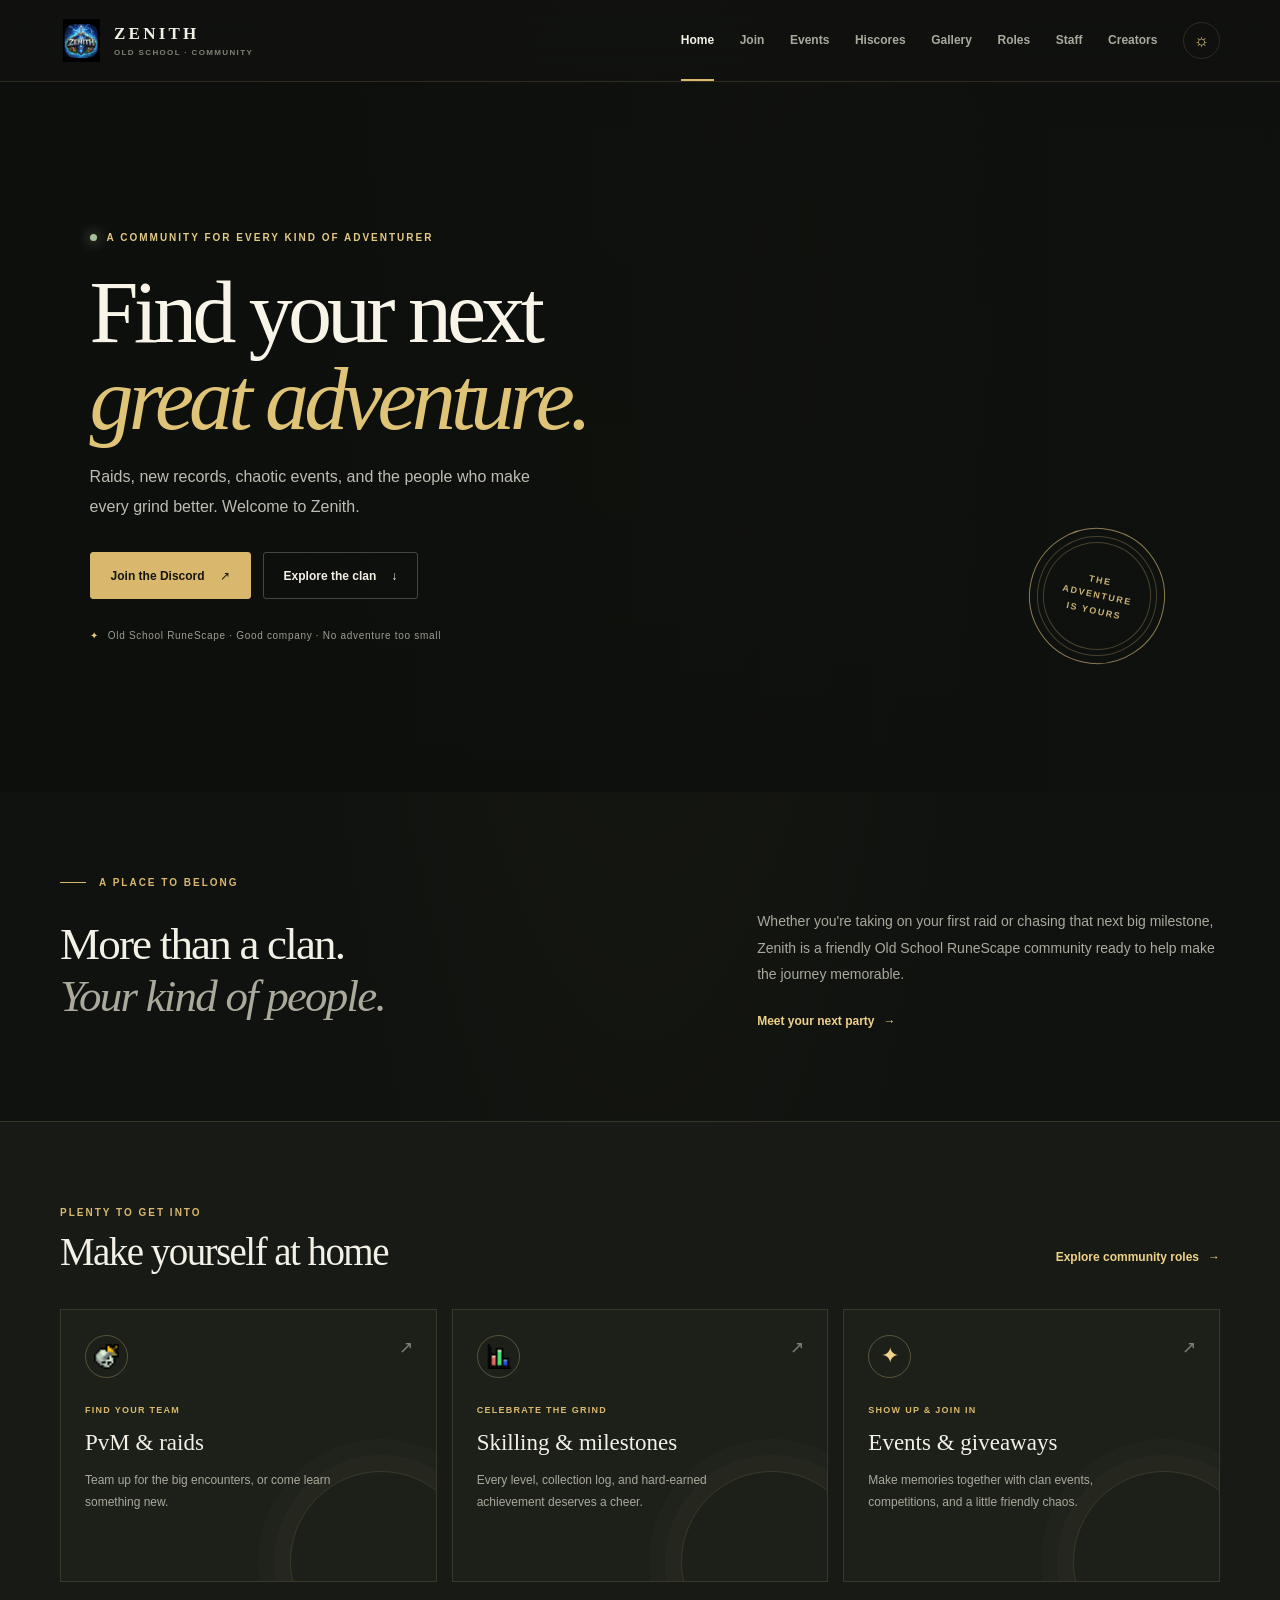
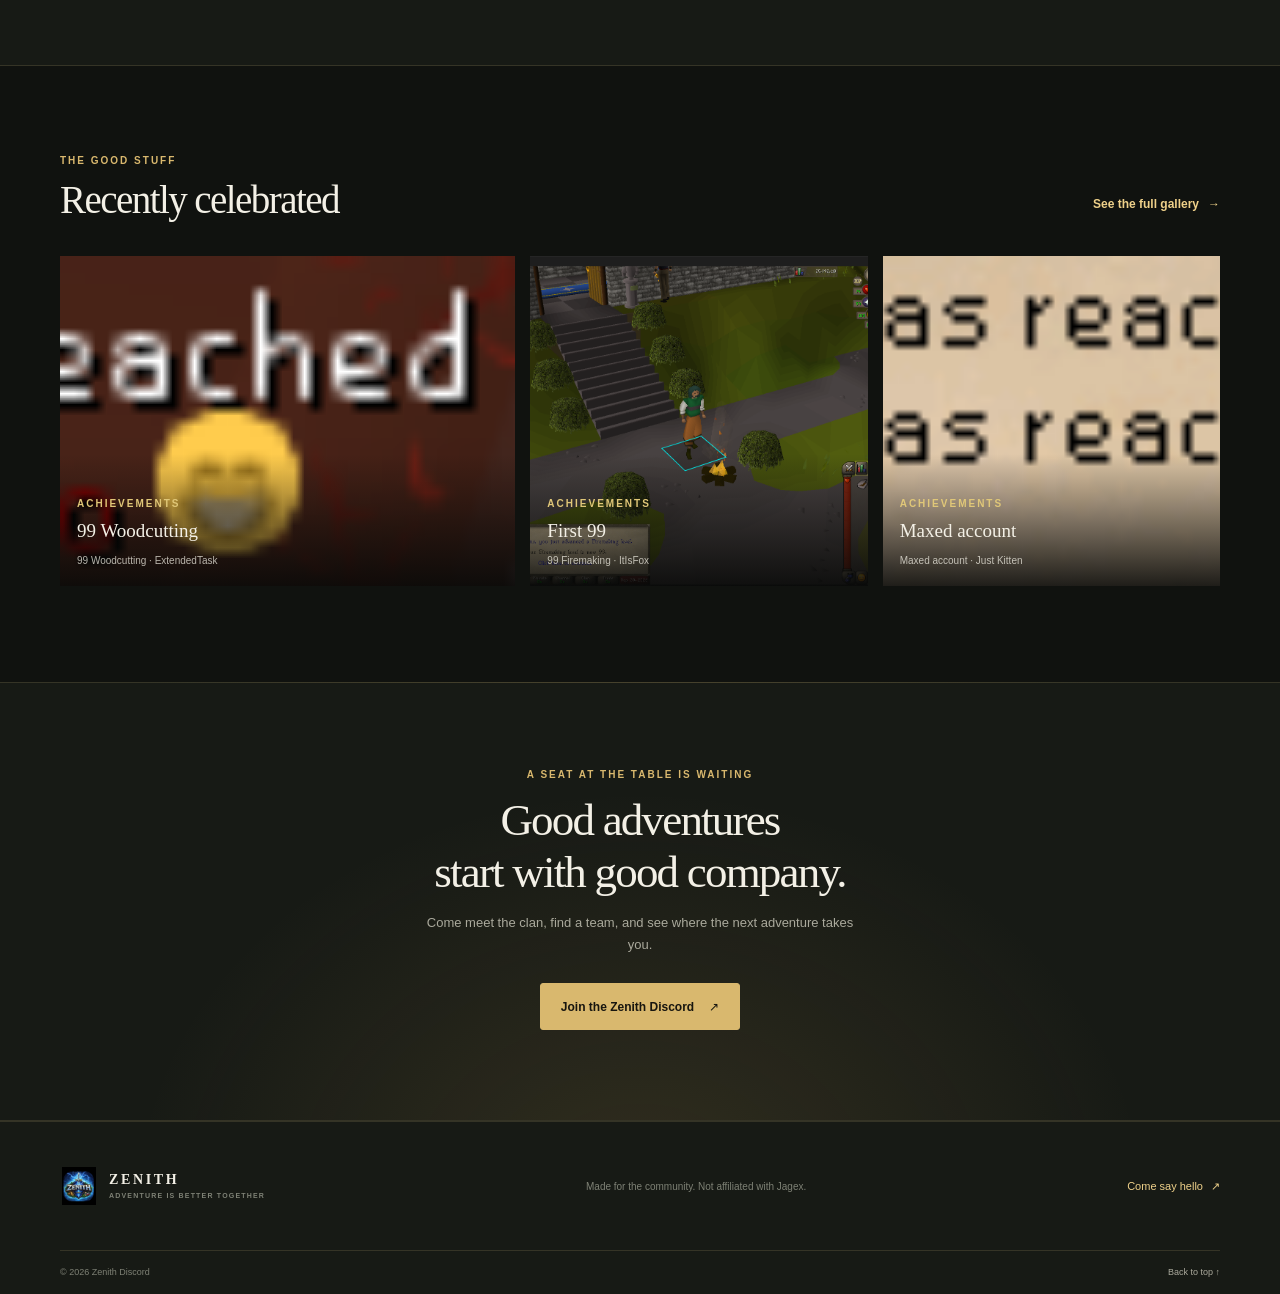
<file: index.html>
<!doctype html>
<html lang="en">
<head>
    <meta charset="utf-8">
    <meta name="viewport" content="width=device-width, initial-scale=1">
    <meta name="theme-color" content="#10120f">
    <meta name="description" content="Find your next adventure with Zenith, an Old School RuneScape clan built around raids, skilling, events, and good company.">
    <title>Zenith — Old School RuneScape Community</title>
    <link rel="icon" href="favicon/zenithlogo.png" type="image/png">
    <link rel="stylesheet" href="styles.css">
    <script src="content.js" defer></script>
    <script src="script.js" defer></script>
</head>
<body data-page="home">
    <div id="app"><p class="loading">Loading the world of Zenith…</p></div>
    <noscript>This community site needs JavaScript enabled to display its pages.</noscript>
</body>
</html>
</file>
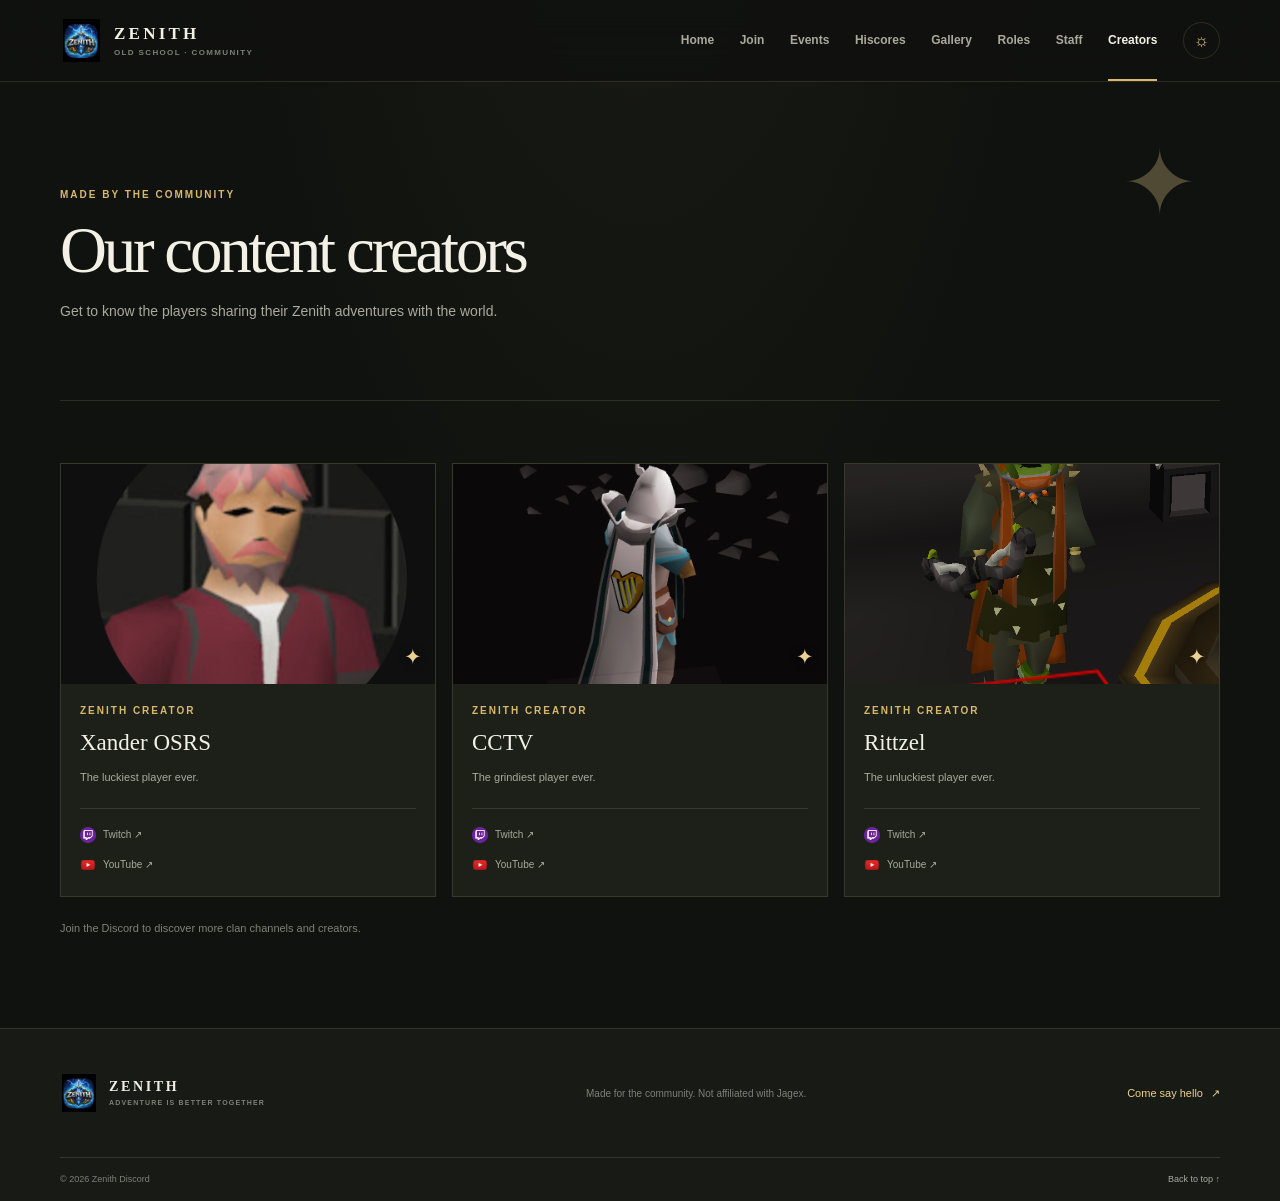
<file: creators.html>
<!doctype html>
<html lang="en">
<head>
    <meta charset="utf-8">
    <meta name="viewport" content="width=device-width, initial-scale=1">
    <meta name="theme-color" content="#10120f">
    <meta name="description" content="Meet the players sharing their Zenith adventures with the world.">
    <title>Creators — Zenith</title>
    <link rel="icon" href="favicon/zenithlogo.png" type="image/png">
    <link rel="stylesheet" href="styles.css">
    <script src="content.js" defer></script>
    <script src="script.js" defer></script>
</head>
<body data-page="creators">
    <!-- The app shell is populated by JS so this page can stay lightweight and shared across routes. -->
    <div id="app"><p class="loading">Loading the world of Zenith…</p></div>

    <!-- Fallback copy for browsers that do not execute JavaScript. -->
    <noscript>This community site needs JavaScript enabled to display its pages.</noscript>
</body>
</html>
</file>
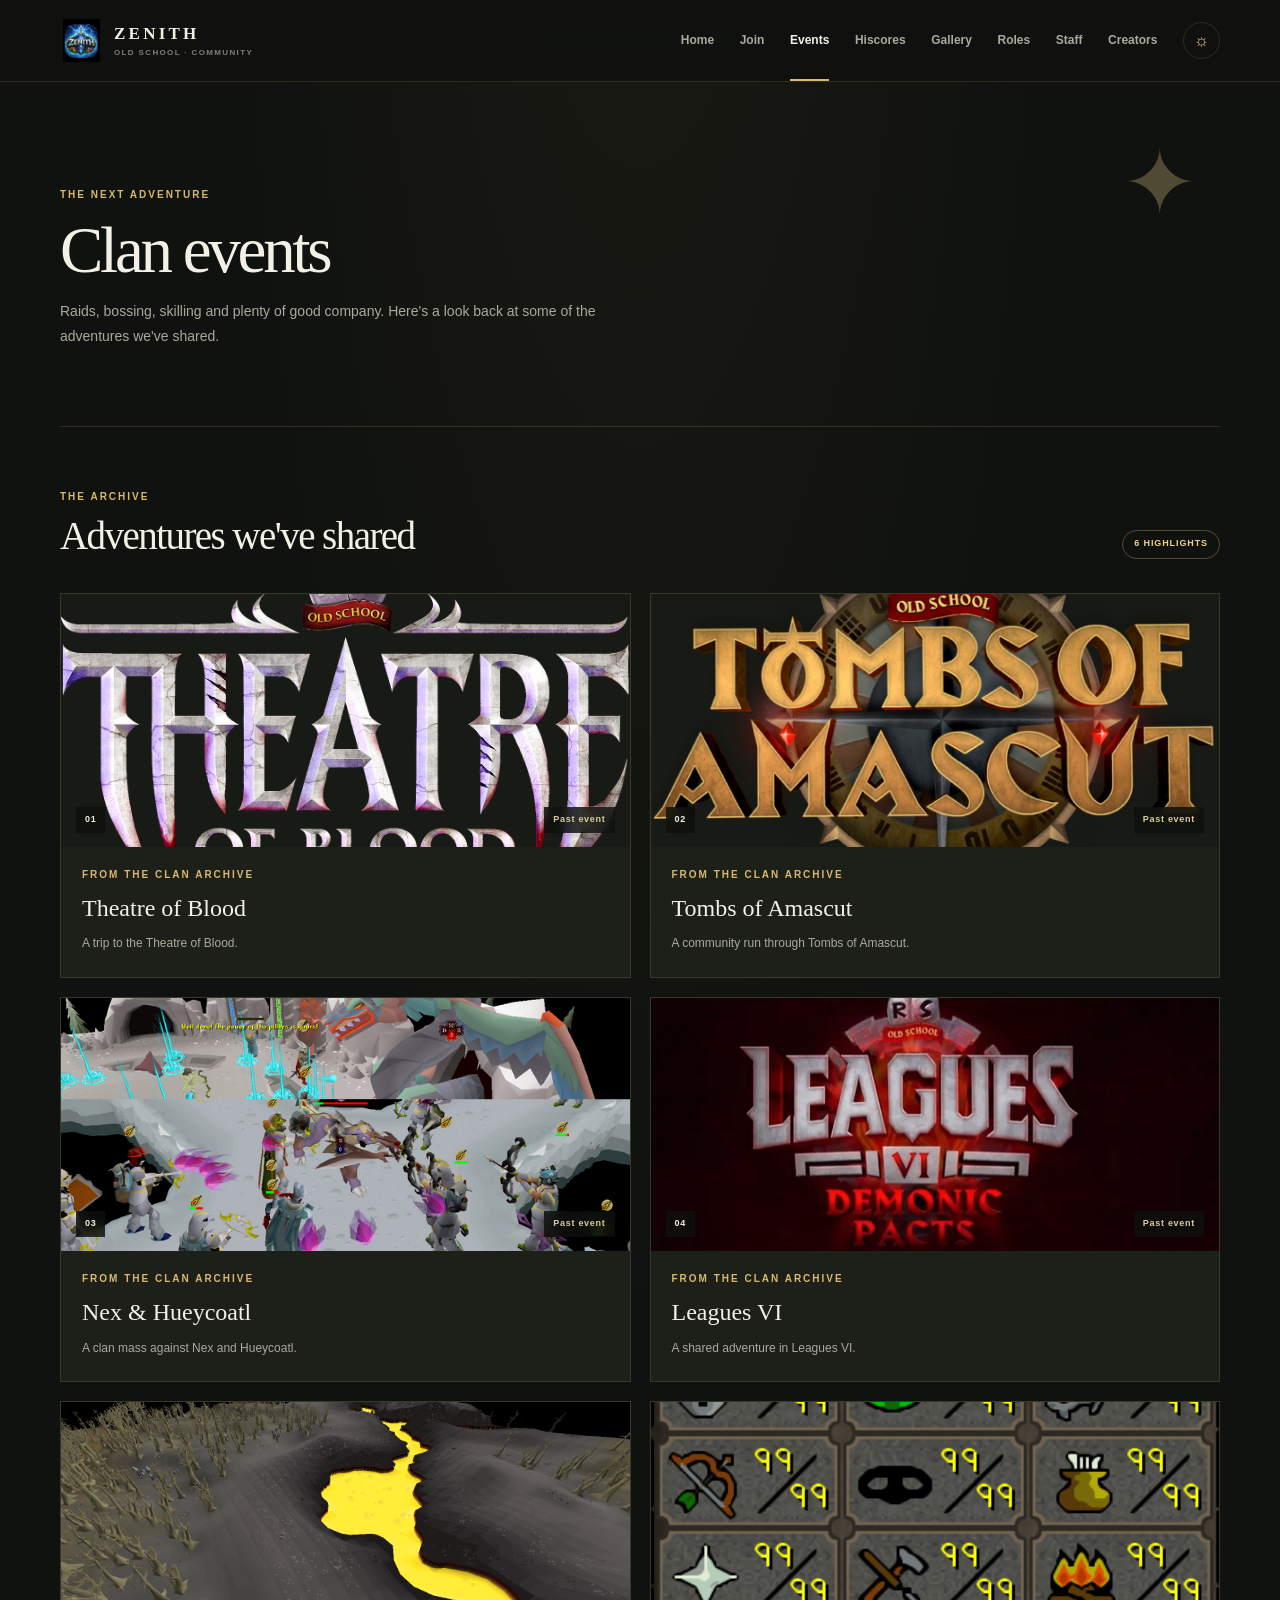
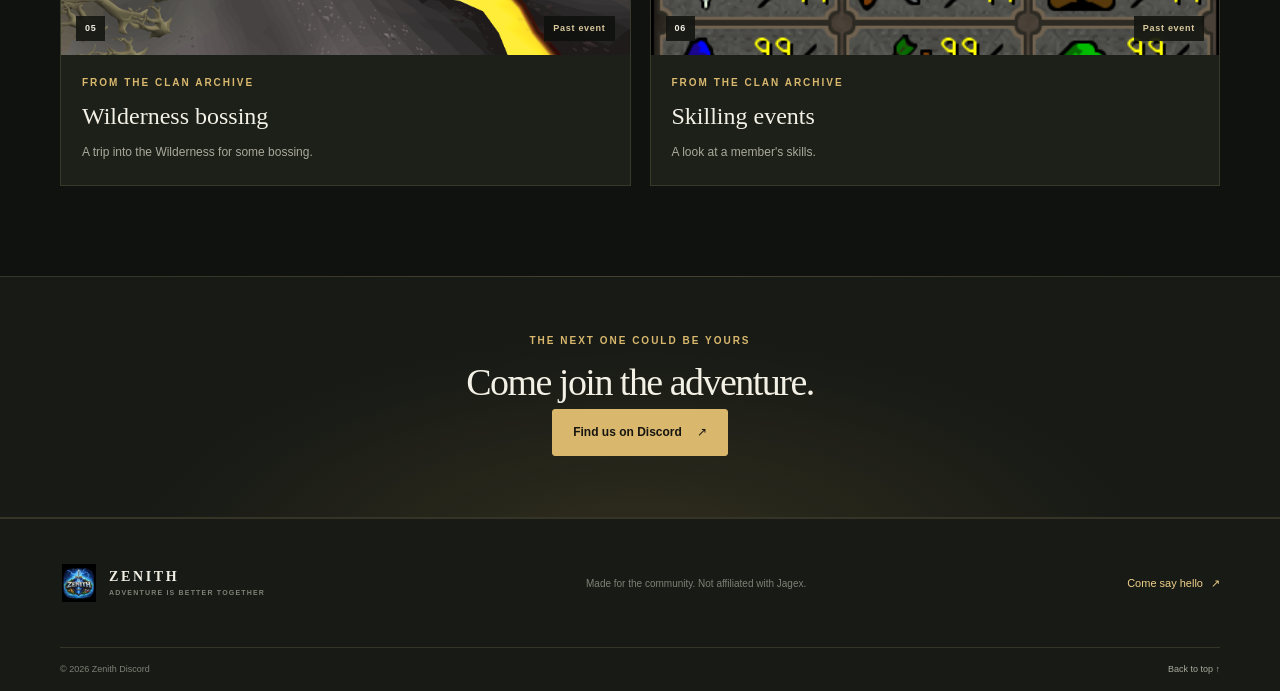
<file: events.html>
<!doctype html>
<html lang="en">
<head>
    <meta charset="utf-8">
    <meta name="viewport" content="width=device-width, initial-scale=1">
    <meta name="theme-color" content="#10120f">
    <meta name="description" content="Discover Zenith clan events, from raids and bossing to seasonal adventures.">
    <title>Events — Zenith</title>
    <link rel="icon" href="favicon/zenithlogo.png" type="image/png">
    <link rel="stylesheet" href="styles.css">
    <script src="content.js" defer></script>
    <script src="script.js" defer></script>
</head>
<body data-page="events">
    <div id="app"><p class="loading">Loading the world of Zenith…</p></div>
    <noscript>This community site needs JavaScript enabled to display its pages.</noscript>
</body>
</html>
</file>
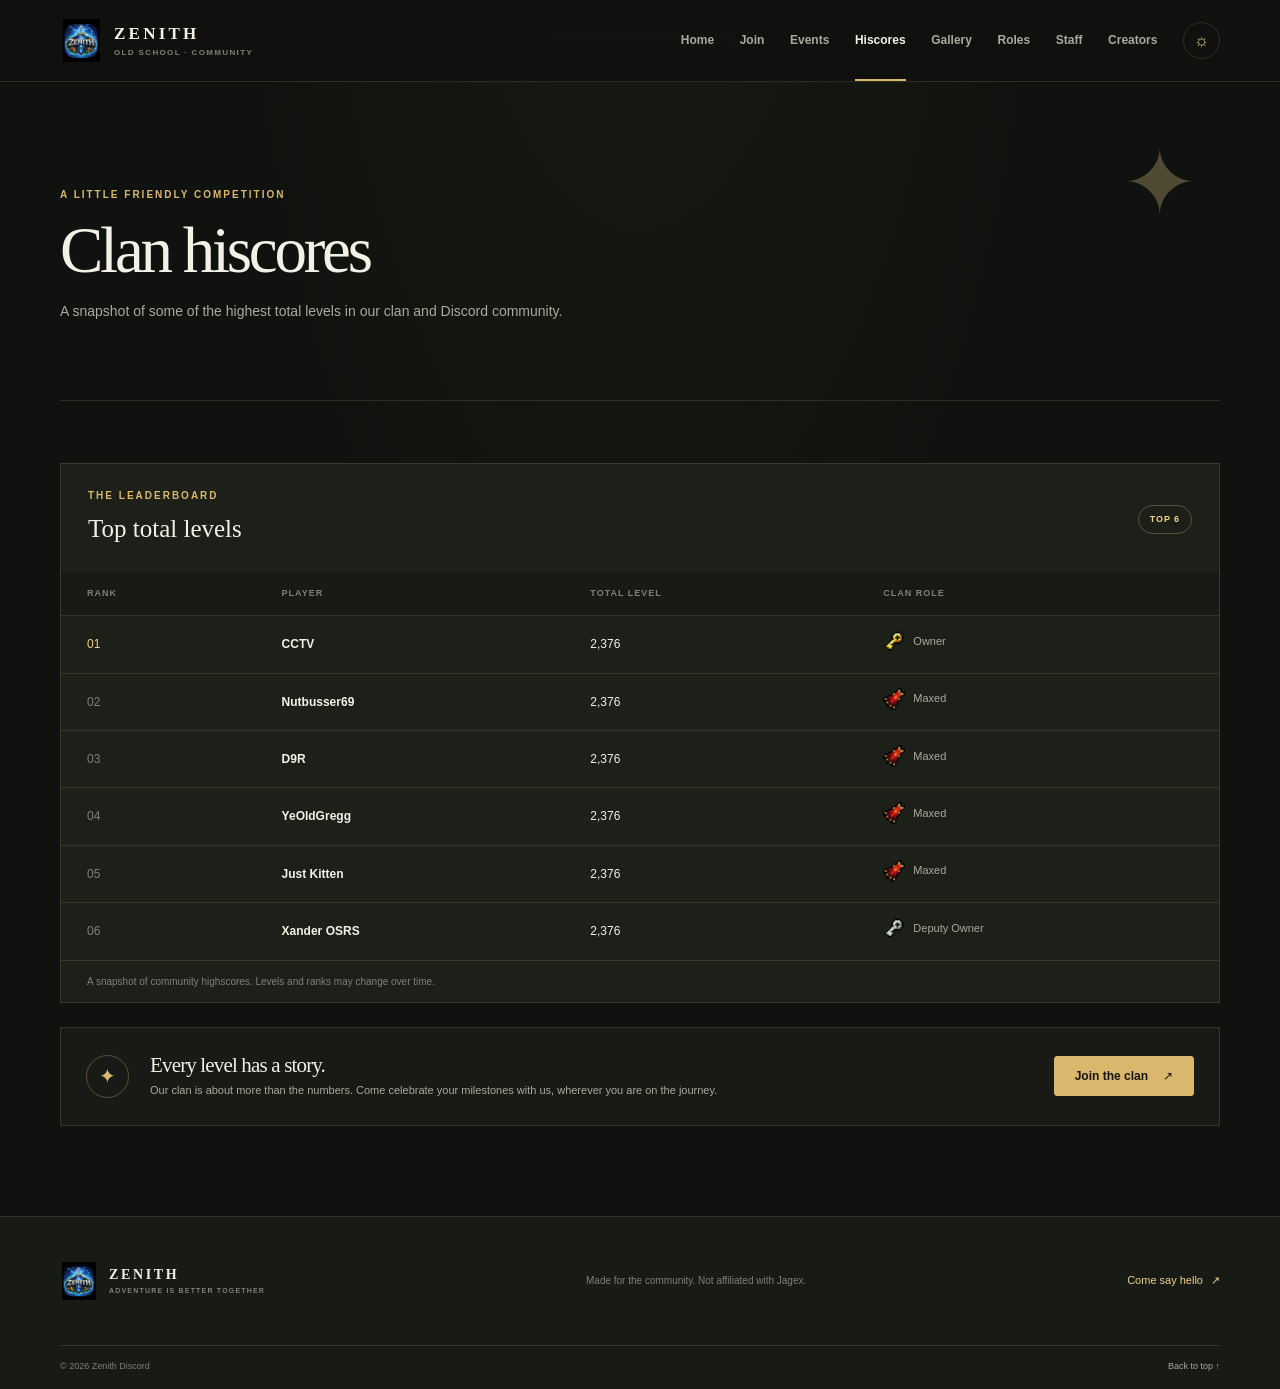
<file: hiscores.html>
<!doctype html>
<html lang="en">
<head>
    <meta charset="utf-8">
    <meta name="viewport" content="width=device-width, initial-scale=1">
    <meta name="theme-color" content="#10120f">
    <meta name="description" content="Meet some of the top-level players in the Zenith clan and Discord community.">
    <title>Clan hiscores — Zenith</title>
    <link rel="icon" href="favicon/zenithlogo.png" type="image/png">
    <link rel="stylesheet" href="styles.css">
    <script src="content.js" defer></script>
    <script src="script.js" defer></script>
</head>
<body data-page="hiscores">
    <div id="app"><p class="loading">Loading the world of Zenith…</p></div>
    <noscript>This community site needs JavaScript enabled to display its pages.</noscript>
</body>
</html>
</file>
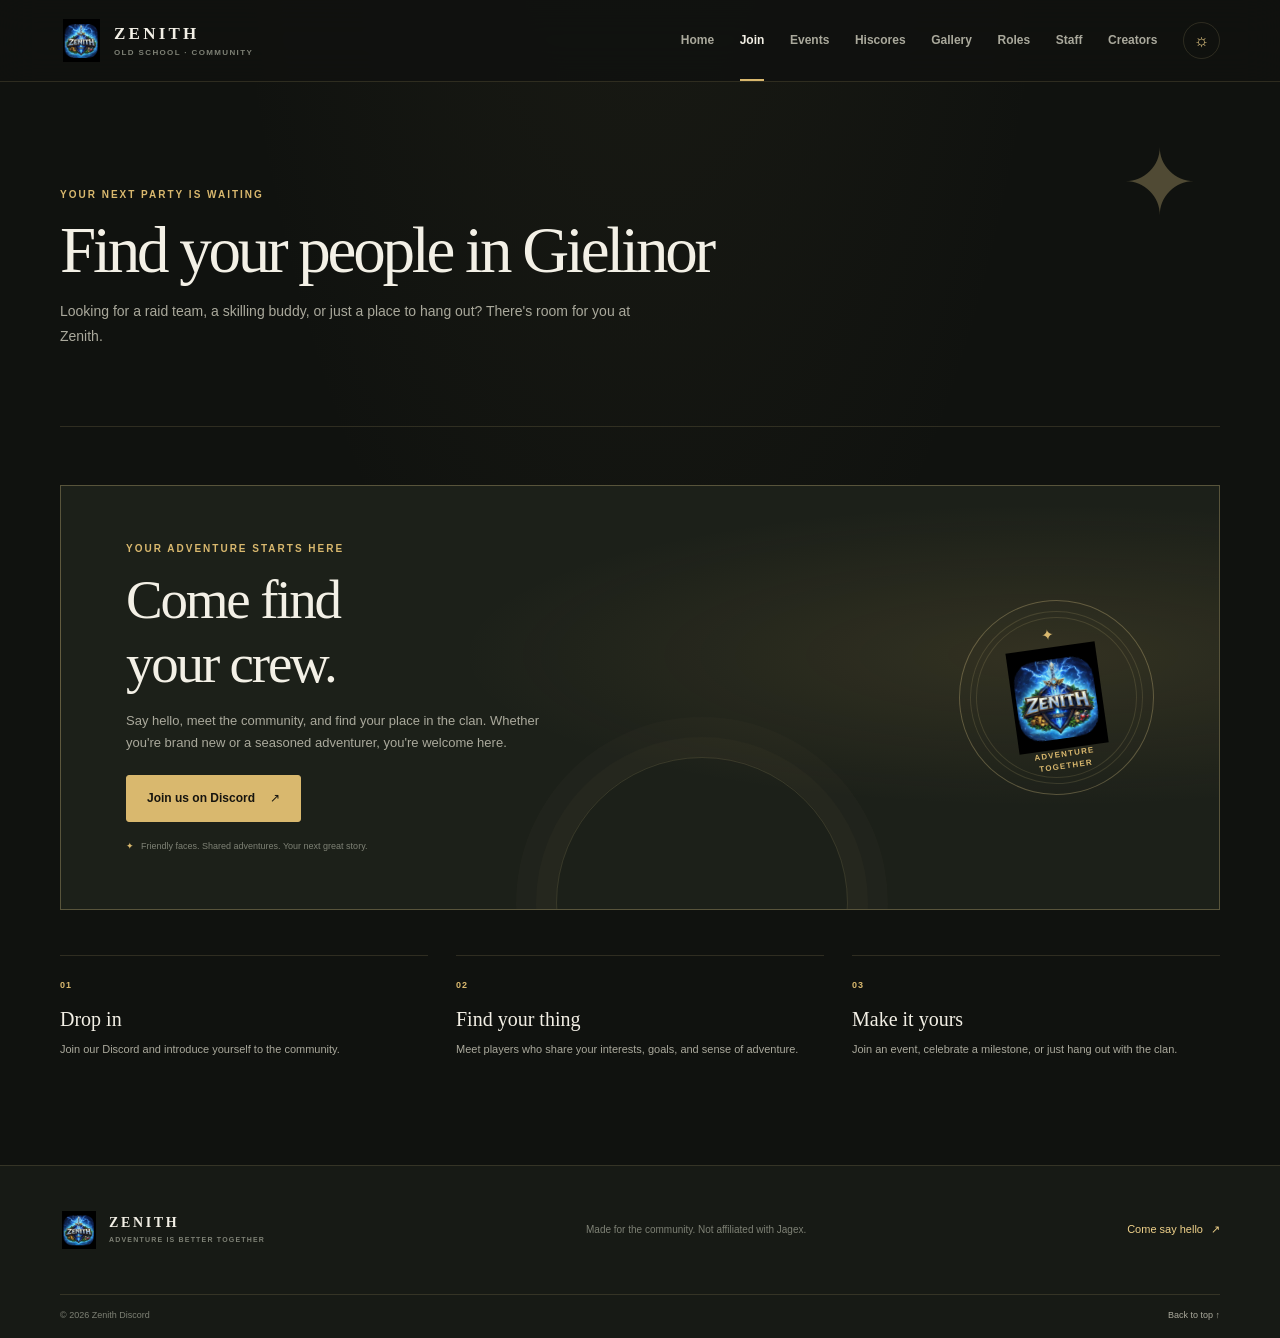
<file: join.html>
<!doctype html>
<html lang="en">
<head>
    <meta charset="utf-8">
    <meta name="viewport" content="width=device-width, initial-scale=1">
    <meta name="theme-color" content="#10120f">
    <meta name="description" content="Join Zenith on Discord to find teams, get advice, take part in events, and meet your next raid crew.">
    <title>Join the community — Zenith</title>
    <link rel="icon" href="favicon/zenithlogo.png" type="image/png">
    <link rel="stylesheet" href="styles.css">
    <script src="content.js" defer></script>
    <script src="script.js" defer></script>
</head>
<body data-page="join">
    <div id="app"><p class="loading">Loading the world of Zenith…</p></div>
    <noscript>This community site needs JavaScript enabled to display its pages.</noscript>
</body>
</html>
</file>
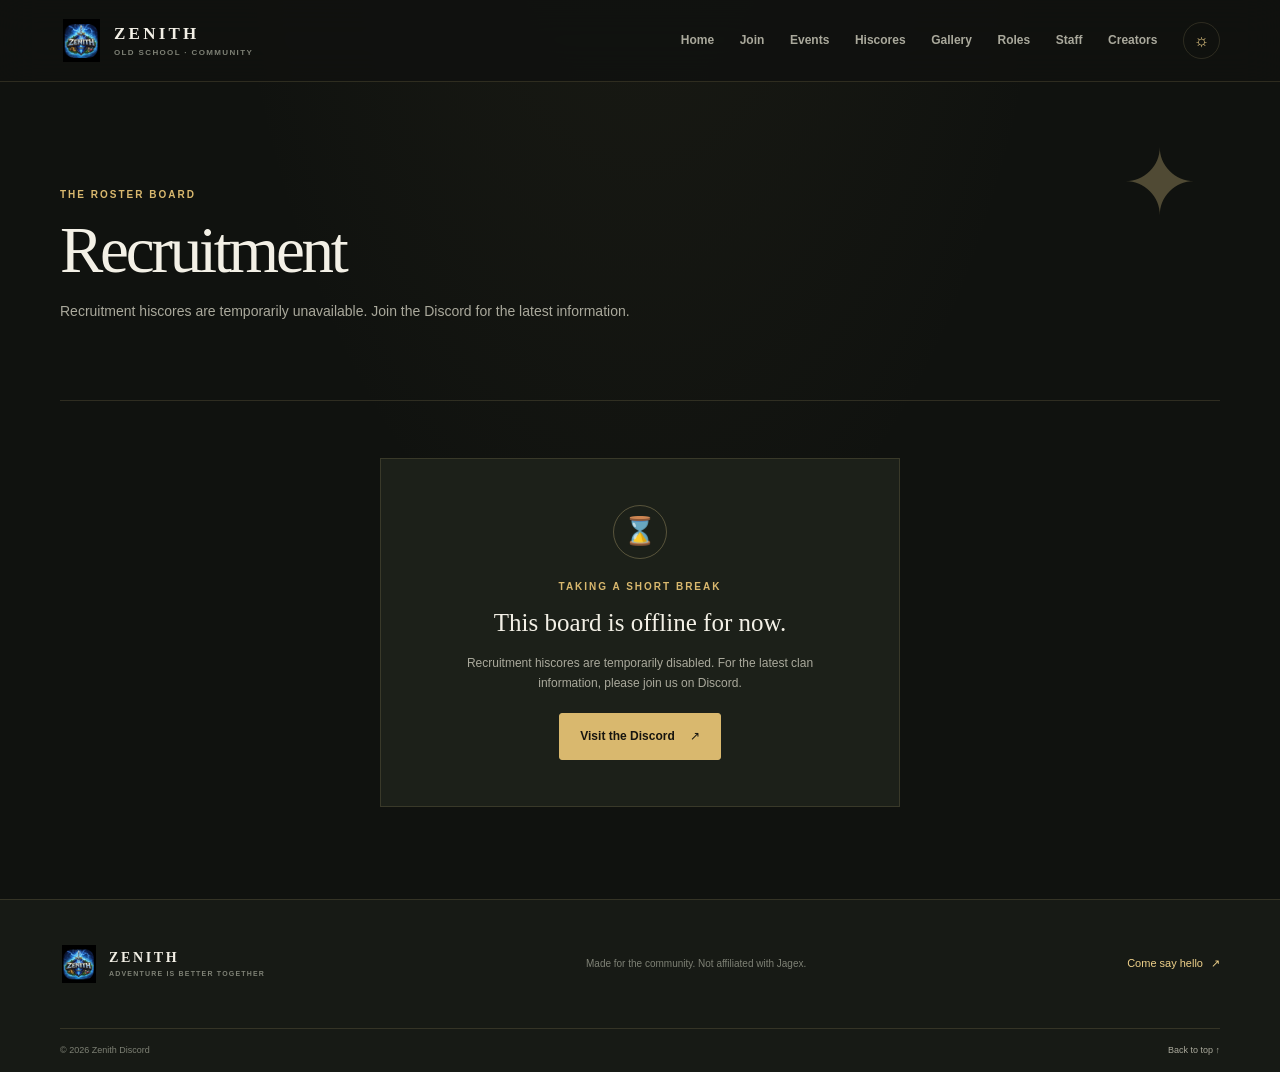
<file: recruitment.html>
<!doctype html>
<html lang="en">
<head>
    <meta charset="utf-8">
    <meta name="viewport" content="width=device-width, initial-scale=1">
    <meta name="theme-color" content="#10120f">
    <meta name="description" content="Zenith recruitment hiscores.">
    <title>Recruitment — Zenith</title>
    <link rel="icon" href="favicon/zenithlogo.png" type="image/png">
    <link rel="stylesheet" href="styles.css">
    <script src="content.js" defer></script>
    <script src="script.js" defer></script>
</head>
<body data-page="recruitment">
    <div id="app"><p class="loading">Loading the world of Zenith…</p></div>
    <noscript>This community site needs JavaScript enabled to display its pages.</noscript>
</body>
</html>
</file>
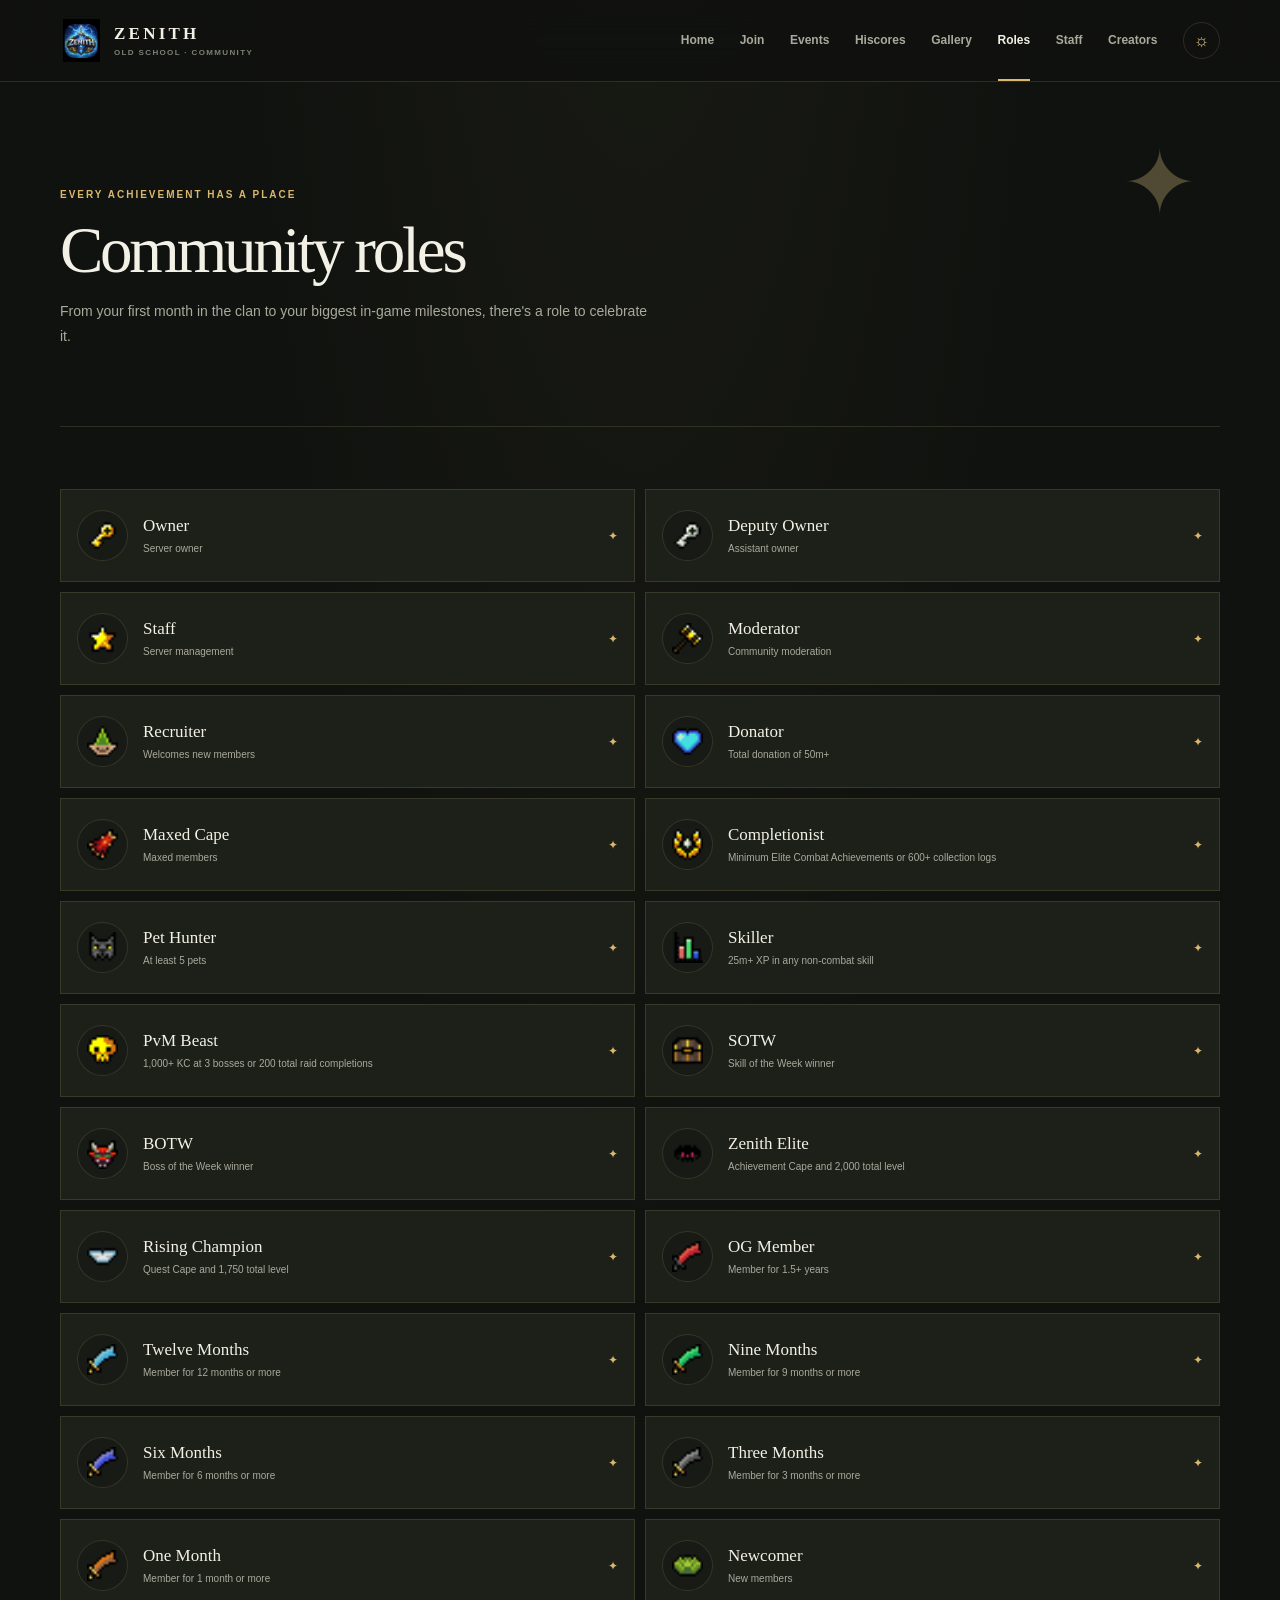
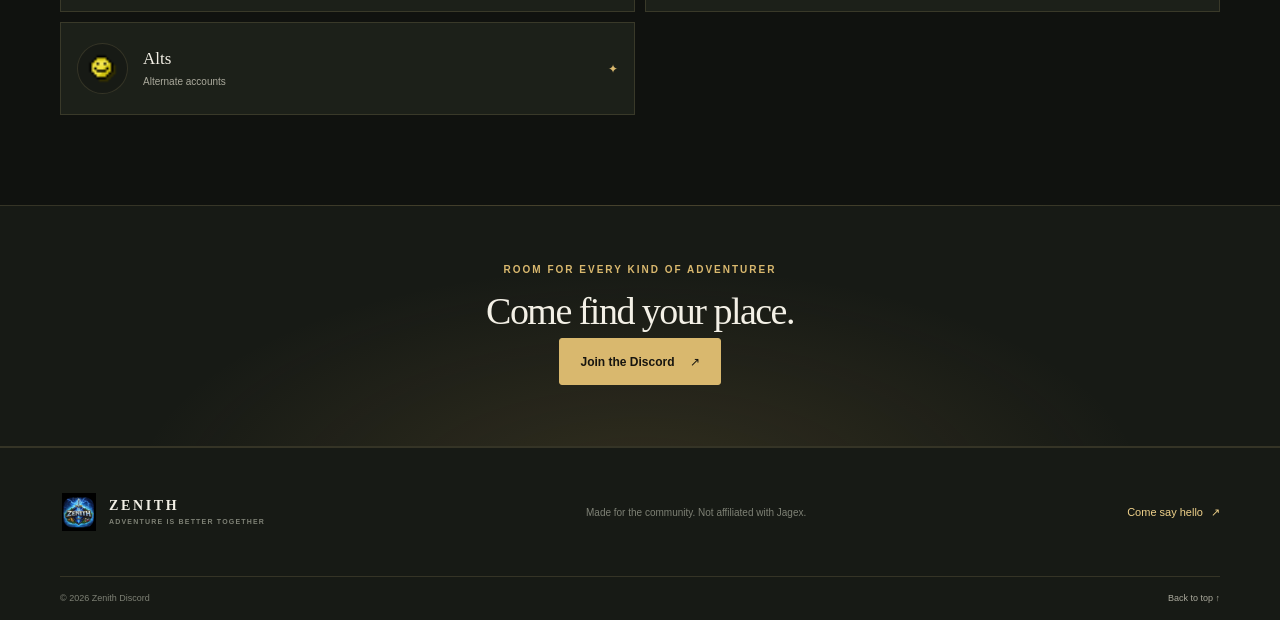
<file: roles.html>
<!doctype html>
<html lang="en">
<head>
    <meta charset="utf-8">
    <meta name="viewport" content="width=device-width, initial-scale=1">
    <meta name="theme-color" content="#10120f">
    <meta name="description" content="Explore the ranks, achievements, and community roles that make up Zenith.">
    <title>Community roles — Zenith</title>
    <link rel="icon" href="favicon/zenithlogo.png" type="image/png">
    <link rel="stylesheet" href="styles.css">
    <script src="content.js" defer></script>
    <script src="script.js" defer></script>
</head>
<body data-page="roles">
    <div id="app"><p class="loading">Loading the world of Zenith…</p></div>
    <noscript>This community site needs JavaScript enabled to display its pages.</noscript>
</body>
</html>
</file>
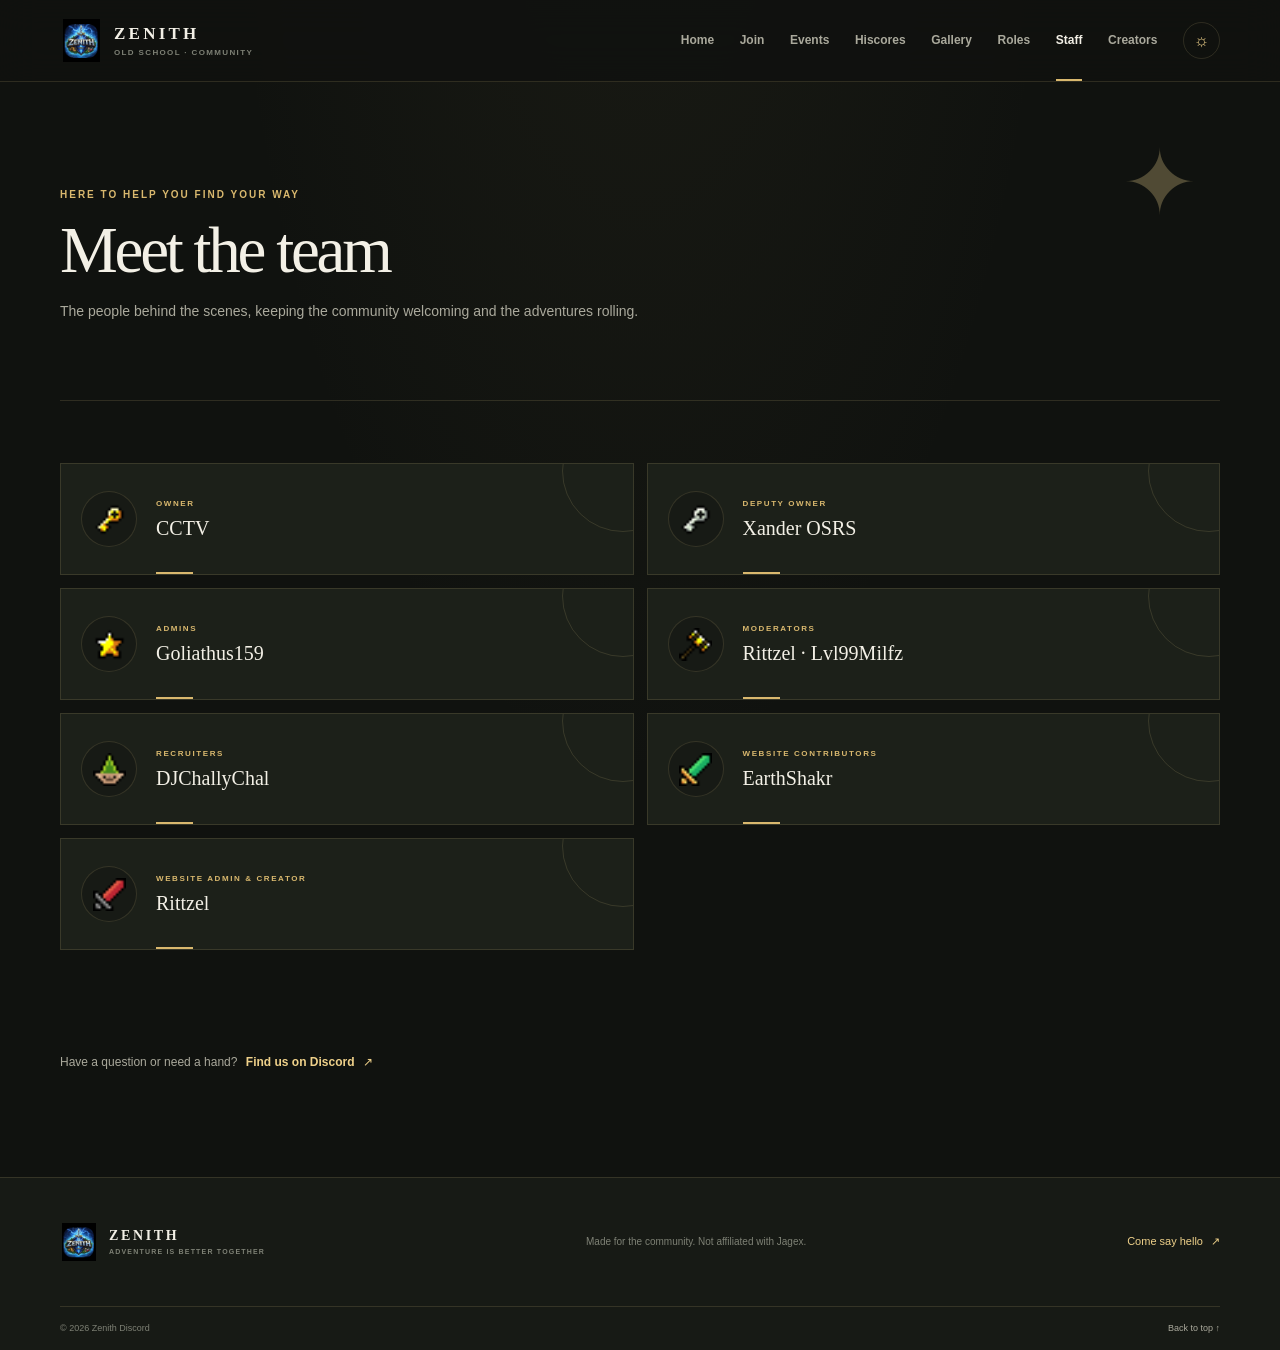
<file: staff.html>
<!doctype html>
<html lang="en">
<head>
    <meta charset="utf-8">
    <meta name="viewport" content="width=device-width, initial-scale=1">
    <meta name="theme-color" content="#10120f">
    <meta name="description" content="Meet the people who help keep the Zenith community running.">
    <title>Staff team — Zenith</title>
    <link rel="icon" href="favicon/zenithlogo.png" type="image/png">
    <link rel="stylesheet" href="styles.css">
    <script src="content.js" defer></script>
    <script src="script.js" defer></script>
</head>
<body data-page="staff">
    <div id="app"><p class="loading">Loading the world of Zenith…</p></div>
    <noscript>This community site needs JavaScript enabled to display its pages.</noscript>
</body>
</html>
</file>
<file: styles.css>
@font-face {
    font-family: "RuneScape";
    src: url("fonts/runescape.woff2") format("woff2");
    font-display: swap;
}
/* Home page background is in .hero--home::before */
:root {
    color-scheme: dark;
    --page: #10120f;
    --page-raised: #171a15;
    --surface: #1c2019;
    --surface-hover: #23281f;
    --line: rgba(223, 199, 137, 0.15);
    --line-strong: rgba(223, 199, 137, 0.31);
    --text: #f3f0e6;
    --text-secondary: #aaa99c;
    --text-muted: #7e8175;
    --gold: #d9b86e;
    --gold-bright: #efd18a;
    --gold-ink: #17150f;
    --green: #799478;
    --serif: Georgia, "Times New Roman", serif;
    --sans: Inter, ui-sans-serif, -apple-system, BlinkMacSystemFont, "Segoe UI", sans-serif;
    --content: 1160px;
    --nav-height: 82px;
    font-family: var(--sans);
    font-synthesis: none;
    text-rendering: optimizeLegibility;
    -webkit-font-smoothing: antialiased;
    -moz-osx-font-smoothing: grayscale;
    scroll-behavior: smooth;
    scroll-padding-top: 100px;
}

:root[data-theme="light"] {
    color-scheme: light;
    --page: #f3f0e7;
    --page-raised: #eae6da;
    --surface: #fbf9f2;
    --surface-hover: #f0ebdf;
    --line: rgba(94, 74, 37, 0.14);
    --line-strong: rgba(94, 74, 37, 0.27);
    --text: #29291f;
    --text-secondary: #5e6055;
    --text-muted: #7d7c70;
    --gold: #80632e;
    --gold-bright: #664b1f;
    --gold-ink: #fbf9f2;
    --green: #496348;
}

* {
    box-sizing: border-box;
}

body {
    min-width: 320px;
    min-height: 100vh;
    margin: 0;
    background:
        radial-gradient(ellipse at 50% -25%, rgba(119, 110, 68, 0.1), transparent 47%),
        var(--page);
    color: var(--text);
    font-size: 15px;
    line-height: 1.7;
    transition: background-color 180ms ease, color 180ms ease;
}

body,
button,
input {
    font-family: var(--sans);
}

button,
a {
    -webkit-tap-highlight-color: transparent;
}

a {
    color: inherit;
}

button {
    color: inherit;
}

img {
    display: block;
    max-width: 100%;
}

::selection {
    background: var(--gold);
    color: var(--gold-ink);
}

:focus-visible {
    outline: 2px solid var(--gold-bright);
    outline-offset: 4px;
}

.skip-link,
.sr-only {
    position: absolute;
    width: 1px;
    height: 1px;
    overflow: hidden;
    clip: rect(0, 0, 0, 0);
    white-space: nowrap;
    clip-path: inset(50%);
}

.skip-link:focus {
    z-index: 100;
    top: 12px;
    left: 12px;
    width: auto;
    height: auto;
    padding: 10px 16px;
    background: var(--surface);
    clip: auto;
    clip-path: none;
}

.loading {
    padding: 20vh 24px;
    color: var(--text-secondary);
    text-align: center;
}

.site-header {
    position: sticky;
    z-index: 20;
    top: 0;
    height: var(--nav-height);
    border-bottom: 1px solid var(--line);
    background: color-mix(in srgb, var(--page) 88%, transparent);
    backdrop-filter: blur(18px);
}

.nav-wrap,
.section-wrap,
.footer-inner,
.footer-bottom,
.page-heading {
    width: min(var(--content), calc(100% - 56px));
    margin-inline: auto;
}

.nav-wrap {
    display: flex;
    height: 100%;
    align-items: center;
    justify-content: space-between;
    gap: 32px;
}

.brand {
    display: inline-flex;
    flex: 0 0 auto;
    align-items: center;
    gap: 11px;
    color: var(--text);
    text-decoration: none;
}

.brand-mark {
    display: block;
    flex: 0 0 auto;
    width: 43px;
    height: 43px;
    object-fit: contain;
}

.brand-name {
    display: grid;
    gap: 0;
    font-family: var(--serif);
    font-size: 17px;
    font-weight: 700;
    letter-spacing: 0.19em;
    line-height: 1.15;
}

.brand-name small {
    margin-top: 4px;
    color: var(--text-muted);
    font-family: var(--sans);
    font-size: 8px;
    font-weight: 600;
    letter-spacing: 0.17em;
}

.primary-nav {
    display: flex;
    height: 100%;
    align-items: center;
    gap: clamp(12px, 2vw, 28px);
}

.primary-nav > a {
    position: relative;
    display: grid;
    height: 100%;
    align-items: center;
    color: var(--text-secondary);
    font-size: 12px;
    font-weight: 550;
    text-decoration: none;
    transition: color 160ms ease;
}

.primary-nav > a::after {
    position: absolute;
    right: 0;
    bottom: 0;
    left: 0;
    height: 2px;
    background: var(--gold);
    content: "";
    transform: scaleX(0);
    transform-origin: center;
    transition: transform 160ms ease;
}

.primary-nav > a:hover,
.primary-nav > a[aria-current="page"] {
    color: var(--text);
}

.primary-nav > a[aria-current="page"]::after,
.primary-nav > a:hover::after {
    transform: scaleX(1);
}

.theme-toggle,
.menu-toggle {
    display: grid;
    width: 37px;
    height: 37px;
    flex: 0 0 auto;
    border: 1px solid var(--line);
    border-radius: 50%;
    background: transparent;
    color: var(--gold-bright);
    cursor: pointer;
    font-size: 17px;
    place-items: center;
    transition: border-color 160ms ease, background 160ms ease;
}

.theme-toggle:hover,
.menu-toggle:hover {
    border-color: var(--gold);
    background: var(--surface);
}

.menu-toggle {
    display: none;
}

.hero--home {
    position: relative;
    display: flex;
    min-height: min(710px, calc(100svh - var(--nav-height)));
    align-items: center;
    overflow: hidden;
    padding: 90px max(7vw, calc((100vw - var(--content)) / 2));
    isolation: isolate;
}

.hero--home::before,
.hero--home::after {
    position: absolute;
    z-index: -1;
    inset: 0;
    content: "";
}

.hero--home::before {
    background-image: url("https://oldschool.runescape.wiki/images/thumb/The_Fractured_Archive_-_First_Look_%281%29.jpg/1000px-The_Fractured_Archive_-_First_Look_%281%29.jpg?7047e");
    background-position: center 42%;
    background-size: cover;
    filter: saturate(0.64);
    transform: scale(1.025);
}

.hero--home::after {
    background:
        linear-gradient(90deg, rgba(13, 15, 12, 0.97) 3%, rgba(13, 15, 12, 0.84) 43%, rgba(13, 15, 12, 0.34) 100%),
        linear-gradient(0deg, var(--page) 0%, transparent 27%, rgba(13, 15, 12, 0.18) 100%);
}

:root[data-theme="light"] .hero--home::after {
    background:
        linear-gradient(90deg, rgba(30, 29, 23, 0.88) 3%, rgba(30, 29, 23, 0.69) 49%, rgba(30, 29, 23, 0.12) 100%),
        linear-gradient(0deg, var(--page) 0%, transparent 28%, rgba(30, 29, 23, 0.05) 100%);
}

.hero-inner {
    width: min(670px, 100%);
}

.eyebrow,
.section-kicker {
    margin: 0;
    color: var(--gold);
    font-size: 10px;
    font-weight: 700;
    letter-spacing: 0.2em;
    line-height: 1.5;
    text-transform: uppercase;
}

.hero .eyebrow {
    display: flex;
    align-items: center;
    gap: 10px;
    color: #e2c985;
}

.status-dot {
    width: 7px;
    height: 7px;
    border-radius: 50%;
    background: #a6c19a;
    box-shadow: 0 0 13px rgba(166, 193, 154, 0.85);
}

.hero--home h1 {
    margin: 24px 0 19px;
    color: #f8f4e8;
    font-family: var(--serif);
    font-size: clamp(50px, 7.5vw, 88px);
    font-weight: 400;
    letter-spacing: -0.055em;
    line-height: 0.99;
}

.hero--home h1 span {
    color: #dfc477;
    font-style: italic;
}

.hero-copy {
    max-width: 460px;
    margin: 0;
    color: rgba(246, 243, 231, 0.76);
    font-size: 16px;
    line-height: 1.85;
}

.hero-actions {
    display: flex;
    flex-wrap: wrap;
    align-items: center;
    gap: 12px;
    margin-top: 31px;
}

.button {
    display: inline-flex;
    min-height: 47px;
    align-items: center;
    justify-content: center;
    gap: 15px;
    padding: 0 20px;
    border: 1px solid transparent;
    border-radius: 3px;
    font-size: 12px;
    font-weight: 700;
    text-decoration: none;
    transition: transform 160ms ease, background 160ms ease, border-color 160ms ease;
}

.button:hover {
    transform: translateY(-2px);
}

.button--primary {
    border-color: var(--gold);
    background: var(--gold);
    color: var(--gold-ink);
}

.button--primary:hover {
    border-color: var(--gold-bright);
    background: var(--gold-bright);
}

.button--quiet {
    border-color: rgba(243, 240, 230, 0.24);
    color: #f3f0e6;
}

.button--quiet:hover {
    border-color: rgba(243, 240, 230, 0.6);
    background: rgba(243, 240, 230, 0.07);
}

.hero-note {
    margin: 28px 0 0;
    color: rgba(246, 243, 231, 0.62);
    font-size: 10px;
    letter-spacing: 0.07em;
}

.hero-note span {
    padding-right: 6px;
    color: #e2c985;
}

.hero-stamp {
    position: absolute;
    right: 9%;
    bottom: 18%;
    display: grid;
    width: 136px;
    height: 136px;
    border: 1px solid rgba(239, 209, 138, 0.56);
    border-radius: 50%;
    color: rgba(239, 209, 138, 0.84);
    font-size: 9px;
    font-weight: 700;
    letter-spacing: 0.18em;
    line-height: 1.7;
    text-align: center;
    transform: rotate(12deg);
    place-items: center;
}

.hero-stamp::before,
.hero-stamp::after {
    position: absolute;
    border: 1px solid rgba(239, 209, 138, 0.25);
    border-radius: 50%;
    content: "";
}

.hero-stamp::before {
    inset: 7px;
}

.hero-stamp::after {
    inset: 13px;
}

.section-wrap {
    padding-block: 92px;
}

.intro-section {
    padding-top: 83px;
    padding-bottom: 89px;
}

.section-kicker {
    display: flex;
    align-items: center;
    gap: 13px;
}

.section-kicker::before {
    width: 26px;
    height: 1px;
    background: var(--gold);
    content: "";
}

.intro-grid {
    display: grid;
    grid-template-columns: 1fr 0.75fr;
    align-items: center;
    gap: 80px;
    margin-top: 18px;
}

h1,
h2,
h3,
p {
    overflow-wrap: anywhere;
}

.intro-grid h2,
.section-heading h2,
.cta-inner h2,
.scores-note h2,
.join-card h2 {
    margin: 0;
    font-family: var(--serif);
    font-size: clamp(31px, 4vw, 45px);
    font-weight: 400;
    letter-spacing: -0.04em;
    line-height: 1.16;
}

.intro-grid h2 span {
    color: var(--text-secondary);
    font-style: italic;
}

.intro-grid > div p {
    margin: 0 0 19px;
    color: var(--text-secondary);
    font-size: 14px;
    line-height: 1.9;
}

.text-link {
    display: inline-flex;
    align-items: center;
    gap: 9px;
    color: var(--gold-bright);
    font-size: 12px;
    font-weight: 650;
    text-decoration: none;
}

.text-link span {
    transition: transform 160ms ease;
}

.text-link:hover span {
    transform: translateX(4px);
}

.feature-section {
    border-block: 1px solid var(--line);
    background: var(--page-raised);
}

.feature-section .section-wrap {
    padding-block: 83px;
}

.section-heading {
    display: flex;
    align-items: end;
    justify-content: space-between;
    gap: 30px;
    margin-bottom: 34px;
}

.section-heading h2 {
    margin-top: 9px;
    font-size: clamp(29px, 3.7vw, 39px);
}

.section-heading > .text-link {
    margin-bottom: 7px;
}

.feature-grid {
    display: grid;
    grid-template-columns: repeat(3, 1fr);
    gap: 15px;
}

.feature-card {
    position: relative;
    min-height: 273px;
    padding: 25px 24px;
    overflow: hidden;
    border: 1px solid var(--line);
    background: var(--surface);
    text-decoration: none;
    transition: border-color 180ms ease, transform 180ms ease, background 180ms ease;
}

.feature-card:hover {
    transform: translateY(-4px);
    border-color: var(--line-strong);
    background: var(--surface-hover);
}

.feature-card::after {
    position: absolute;
    right: -36px;
    bottom: -72px;
    width: 180px;
    height: 180px;
    border: 1px solid var(--line);
    border-radius: 50%;
    content: "";
    box-shadow: 0 0 0 16px rgba(223, 199, 137, 0.025), 0 0 0 32px rgba(223, 199, 137, 0.02);
    pointer-events: none;
}

.feature-icon {
    display: grid;
    width: 43px;
    height: 43px;
    margin-bottom: 25px;
    border: 1px solid var(--line-strong);
    border-radius: 50%;
    color: var(--gold-bright);
    font-family: var(--serif);
    font-size: 22px;
    place-items: center;
}

.feature-icon img {
    width: 25px;
    height: 25px;
    object-fit: contain;
}

.feature-label {
    display: block;
    color: var(--gold);
    font-size: 9px;
    font-weight: 700;
    letter-spacing: 0.14em;
    text-transform: uppercase;
}

.feature-card h3 {
    margin: 5px 0 8px;
    font-family: var(--serif);
    font-size: 23px;
    font-weight: 400;
}

.feature-card p {
    max-width: 270px;
    margin: 0;
    color: var(--text-secondary);
    font-size: 12px;
    line-height: 1.8;
}

.feature-arrow {
    position: absolute;
    top: 24px;
    right: 23px;
    color: var(--text-muted);
    font-size: 17px;
}

.showcase-section {
    padding-block: 87px 96px;
}

.showcase-grid {
    display: grid;
    grid-template-columns: 1.35fr 1fr 1fr;
    gap: 15px;
}

.showcase-card {
    position: relative;
    min-height: 265px;
    overflow: hidden;
    background: var(--surface);
}

.showcase-card:first-child {
    min-height: 330px;
}

.showcase-card img {
    width: 100%;
    height: 100%;
    min-height: inherit;
    object-fit: cover;
    transition: transform 320ms ease;
}

.showcase-card:hover img {
    transform: scale(1.04);
}

.showcase-overlay {
    position: absolute;
    right: 0;
    bottom: 0;
    left: 0;
    display: grid;
    gap: 4px;
    padding: 42px 17px 17px;
    background: linear-gradient(transparent, rgba(8, 9, 8, 0.89));
    color: #f3f0e6;
}

.showcase-overlay .eyebrow {
    color: #e0c778;
}

.showcase-overlay strong {
    font-family: var(--serif);
    font-size: 19px;
    font-weight: 400;
}

.showcase-overlay > span:last-child {
    color: rgba(243, 240, 230, 0.74);
    font-size: 10px;
}

.cta-band {
    position: relative;
    overflow: hidden;
    border-block: 1px solid var(--line);
    background:
        radial-gradient(ellipse at 50% 120%, rgba(171, 138, 76, 0.18), transparent 56%),
        var(--page-raised);
    text-align: center;
}

.cta-inner {
    display: grid;
    justify-items: center;
    padding: 84px 24px 90px;
}

.cta-inner h2 {
    margin-top: 12px;
}

.cta-inner > p:not(.eyebrow) {
    max-width: 440px;
    margin: 14px 0 22px;
    color: var(--text-secondary);
    font-size: 13px;
}

.cta-inner .button {
    margin-top: 5px;
}

.cta-band--compact .cta-inner {
    padding-block: 56px 61px;
}

.cta-band--compact .cta-inner h2 {
    font-size: clamp(28px, 4vw, 38px);
}

.page-heading {
    position: relative;
    padding-block: 105px 76px;
    border-bottom: 1px solid var(--line);
}

.page-heading::after {
    position: absolute;
    top: 57px;
    right: 2%;
    color: var(--line-strong);
    content: "✦";
    font-family: var(--serif);
    font-size: 90px;
    line-height: 1;
}

.page-heading h1 {
    position: relative;
    z-index: 1;
    max-width: 800px;
    margin: 13px 0 12px;
    font-family: var(--serif);
    font-size: clamp(42px, 6vw, 65px);
    font-weight: 400;
    letter-spacing: -0.05em;
    line-height: 1.1;
}

.page-heading > p:last-child {
    max-width: 590px;
    margin: 0;
    color: var(--text-secondary);
    font-size: 14px;
    line-height: 1.85;
}

.events-section,
.scores-section,
.gallery-section,
.roles-section,
.staff-section,
.creators-section {
    padding-top: 62px;
    padding-bottom: 90px;
}

.count-pill {
    display: inline-flex;
    min-height: 29px;
    align-items: center;
    padding: 0 11px;
    border: 1px solid var(--line-strong);
    border-radius: 99px;
    color: var(--gold-bright);
    font-size: 9px;
    font-weight: 700;
    letter-spacing: 0.1em;
    text-transform: uppercase;
}

.event-grid {
    display: grid;
    grid-template-columns: repeat(2, 1fr);
    gap: 19px;
}

.event-card {
    overflow: hidden;
    border: 1px solid var(--line);
    background: var(--surface);
    transition: border-color 180ms ease, transform 180ms ease;
}

.event-card:hover {
    transform: translateY(-3px);
    border-color: var(--line-strong);
}

.event-image {
    position: relative;
    height: 253px;
    overflow: hidden;
    background: var(--page-raised);
}

.event-image img {
    width: 100%;
    height: 100%;
    object-fit: cover;
    transition: transform 300ms ease;
}

.event-card:hover .event-image img {
    transform: scale(1.035);
}

.event-number,
.event-status {
    position: absolute;
    bottom: 14px;
    padding: 5px 9px;
    background: rgba(14, 16, 13, 0.82);
    color: #f3f0e6;
    font-size: 9px;
    font-weight: 650;
    letter-spacing: 0.08em;
    backdrop-filter: blur(6px);
}

.event-number {
    left: 15px;
}

.event-status {
    right: 15px;
    color: #daca9e;
}

.event-content {
    padding: 20px 21px 23px;
}

.event-content h2 {
    margin: 6px 0 5px;
    font-family: var(--serif);
    font-size: 24px;
    font-weight: 400;
}

.event-content > p:last-child {
    margin: 0;
    color: var(--text-secondary);
    font-size: 12px;
}

.gallery-controls {
    display: flex;
    align-items: center;
    justify-content: space-between;
    gap: 20px;
    margin-bottom: 15px;
}

.filter-list {
    display: flex;
    flex-wrap: wrap;
    gap: 7px;
}

.filter-button {
    min-height: 34px;
    padding: 0 12px;
    border: 1px solid var(--line);
    border-radius: 2px;
    background: transparent;
    color: var(--text-secondary);
    cursor: pointer;
    font-size: 10px;
    transition: background 150ms ease, border-color 150ms ease, color 150ms ease;
}

.filter-button:hover,
.filter-button.is-active {
    border-color: var(--gold);
    background: var(--gold);
    color: var(--gold-ink);
}

.search-box {
    display: flex;
    min-width: 215px;
    height: 36px;
    align-items: center;
    gap: 9px;
    padding: 0 10px;
    border: 1px solid var(--line);
    color: var(--text-muted);
}

.search-box > span:not(.sr-only) {
    font-size: 21px;
    line-height: 1;
}

.search-box input {
    width: 100%;
    border: 0;
    outline: 0;
    background: transparent;
    color: var(--text);
    font-size: 11px;
}

.search-box input::placeholder {
    color: var(--text-muted);
}

.gallery-count {
    margin: 0 0 17px;
    color: var(--text-muted);
    font-size: 10px;
}

.gallery-grid {
    display: grid;
    grid-template-columns: repeat(3, minmax(0, 1fr));
    gap: 17px;
}

.gallery-card {
    min-width: 0;
    padding: 0;
    overflow: hidden;
    border: 1px solid var(--line);
    background: var(--surface);
    color: var(--text);
    cursor: pointer;
    text-align: left;
    transition: border-color 180ms ease, transform 180ms ease;
}

.gallery-card:hover {
    transform: translateY(-3px);
    border-color: var(--line-strong);
}

.gallery-image {
    position: relative;
    display: block;
    height: 213px;
    overflow: hidden;
    background: var(--page-raised);
}

.gallery-image img {
    width: 100%;
    height: 100%;
    object-fit: cover;
    transition: transform 280ms ease;
}

.gallery-card:hover .gallery-image img {
    transform: scale(1.045);
}

.gallery-zoom {
    position: absolute;
    right: 11px;
    bottom: 11px;
    display: grid;
    width: 30px;
    height: 30px;
    border: 1px solid rgba(255, 255, 255, 0.32);
    border-radius: 50%;
    background: rgba(12, 13, 11, 0.55);
    color: #fff;
    font-size: 14px;
    opacity: 0;
    place-items: center;
    transition: opacity 180ms ease;
}

.gallery-card:hover .gallery-zoom,
.gallery-card:focus-visible .gallery-zoom {
    opacity: 1;
}

.gallery-meta {
    display: grid;
    min-height: 100px;
    align-content: start;
    gap: 4px;
    padding: 14px 15px;
}

.gallery-meta .eyebrow {
    font-size: 8px;
}

.gallery-meta strong {
    font-family: var(--serif);
    font-size: 17px;
    font-weight: 400;
    line-height: 1.25;
}

.gallery-meta > span:last-child {
    color: var(--text-secondary);
    font-size: 10px;
    line-height: 1.5;
}

.gallery-card[hidden] {
    display: none;
}

.empty-state {
    padding: 42px 15px;
    border: 1px dashed var(--line-strong);
    color: var(--text-secondary);
    text-align: center;
}

.empty-state[hidden] {
    display: none;
}

.gallery-invite {
    margin: 28px 0 0;
    color: var(--text-secondary);
    font-size: 12px;
}

.image-dialog {
    position: fixed;
    width: min(900px, calc(100% - 32px));
    max-width: none;
    max-height: min(90vh, 900px);
    padding: 12px;
    overflow: auto;
    border: 1px solid var(--line-strong);
    background: var(--surface);
    color: var(--text);
}

.image-dialog::backdrop {
    background: rgba(6, 7, 6, 0.86);
    backdrop-filter: blur(5px);
}

.image-dialog img {
    width: 100%;
    max-height: calc(90vh - 84px);
    object-fit: contain;
}

.dialog-caption {
    padding: 13px 8px 3px;
    color: var(--text-secondary);
    font-size: 12px;
}

.dialog-close {
    position: sticky;
    z-index: 1;
    top: 5px;
    float: right;
    display: grid;
    width: 36px;
    height: 36px;
    margin-bottom: -40px;
    border: 1px solid var(--line-strong);
    border-radius: 50%;
    background: rgba(16, 18, 15, 0.85);
    color: #fff;
    cursor: pointer;
    font-size: 24px;
    line-height: 1;
    place-items: center;
}

.scores-card {
    border: 1px solid var(--line);
    background: var(--surface);
}

.scores-heading {
    display: flex;
    align-items: center;
    justify-content: space-between;
    padding: 24px 27px 21px;
}

.scores-heading h2 {
    margin: 5px 0 0;
    font-family: var(--serif);
    font-size: 25px;
    font-weight: 400;
}

.table-scroll {
    overflow-x: auto;
}

.scores-table {
    width: 100%;
    border-collapse: collapse;
    text-align: left;
}

.scores-table thead {
    background: var(--page-raised);
}

.scores-table th,
.scores-table td {
    padding: 14px 26px;
    border-bottom: 1px solid var(--line);
    font-size: 12px;
}

.scores-table thead th {
    color: var(--text-muted);
    font-size: 9px;
    font-weight: 700;
    letter-spacing: 0.11em;
    text-transform: uppercase;
}

.scores-table tbody th {
    font-weight: 600;
}

.scores-table tbody tr:last-child th,
.scores-table tbody tr:last-child td {
    border-bottom: 0;
}

.scores-table tbody tr:hover {
    background: var(--surface-hover);
}

.rank {
    color: var(--text-muted);
    font-variant-numeric: tabular-nums;
}

.rank--1 {
    color: var(--gold-bright);
}

.level-value {
    font-variant-numeric: tabular-nums;
}

.role-chip {
    display: inline-flex;
    align-items: center;
    gap: 8px;
    color: var(--text-secondary);
    font-size: 11px;
}

.role-chip img {
    width: 22px;
    height: 22px;
    object-fit: contain;
}

.scores-footnote {
    margin: 0;
    padding: 12px 26px;
    border-top: 1px solid var(--line);
    color: var(--text-muted);
    font-size: 10px;
}

.scores-note {
    display: flex;
    align-items: center;
    gap: 21px;
    margin-top: 24px;
    padding: 25px;
    border: 1px solid var(--line);
    background: var(--page-raised);
}

.note-mark {
    display: grid;
    width: 43px;
    height: 43px;
    flex: 0 0 auto;
    border: 1px solid var(--line-strong);
    border-radius: 50%;
    color: var(--gold);
    font-size: 20px;
    place-items: center;
}

.scores-note > div {
    flex: 1;
}

.scores-note h2 {
    font-size: 21px;
}

.scores-note p {
    margin: 4px 0 0;
    color: var(--text-secondary);
    font-size: 11px;
}

.scores-note .button {
    min-height: 40px;
}

.join-section {
    padding-top: 58px;
}

.join-card {
    position: relative;
    display: flex;
    min-height: 380px;
    align-items: center;
    justify-content: space-between;
    gap: 45px;
    padding: 55px 65px;
    overflow: hidden;
    border: 1px solid var(--line-strong);
    background:
        radial-gradient(ellipse at 85% 40%, rgba(203, 166, 91, 0.13), transparent 42%),
        var(--surface);
}

.join-card::after {
    position: absolute;
    right: 32%;
    bottom: -140px;
    width: 290px;
    height: 290px;
    border: 1px solid var(--line);
    border-radius: 50%;
    content: "";
    box-shadow: 0 0 0 20px rgba(223, 199, 137, 0.025), 0 0 0 40px rgba(223, 199, 137, 0.02);
    pointer-events: none;
}

.join-card-content {
    position: relative;
    z-index: 1;
    max-width: 490px;
}

.join-card h2 {
    margin-top: 12px;
    font-size: clamp(39px, 5vw, 55px);
}

.join-card-content > p:not(.eyebrow) {
    max-width: 430px;
    margin: 14px 0 21px;
    color: var(--text-secondary);
    font-size: 13px;
}

.join-assurance {
    display: flex;
    align-items: center;
    gap: 7px;
    margin-top: 17px;
    color: var(--text-muted);
    font-size: 9px;
}

.join-assurance span {
    color: var(--gold);
}

.join-emblem {
    position: relative;
    z-index: 1;
    display: grid;
    width: 195px;
    height: 195px;
    flex: 0 0 auto;
    border: 1px solid var(--line-strong);
    border-radius: 50%;
    color: var(--gold);
    text-align: center;
    transform: rotate(-8deg);
    place-content: center;
}

.join-emblem::before,
.join-emblem::after {
    position: absolute;
    inset: 10px;
    border: 1px solid var(--line);
    border-radius: 50%;
    content: "";
}

.join-emblem::after {
    inset: 16px;
}

.join-emblem > span:first-child {
    font-size: 15px;
}

.join-emblem strong {
    font-family: "RuneScape", var(--serif);
    font-size: 66px;
    font-weight: 400;
    line-height: 1;
}

.join-emblem > span:last-child {
    font-size: 8px;
    font-weight: 700;
    letter-spacing: 0.15em;
    line-height: 1.5;
}

.join-steps {
    display: grid;
    grid-template-columns: repeat(3, 1fr);
    gap: 28px;
    padding-block: 45px 14px;
}

.join-steps article {
    padding-top: 14px;
    border-top: 1px solid var(--line);
}

.step-number {
    color: var(--gold);
    font-size: 9px;
    font-weight: 700;
    letter-spacing: 0.12em;
}

.join-steps h3 {
    margin: 6px 0 4px;
    font-family: var(--serif);
    font-size: 20px;
    font-weight: 400;
}

.join-steps p {
    margin: 0;
    color: var(--text-secondary);
    font-size: 11px;
    line-height: 1.7;
}

.role-grid {
    display: grid;
    grid-template-columns: repeat(2, minmax(0, 1fr));
    gap: 10px;
}

.role-card {
    display: flex;
    min-height: 93px;
    align-items: center;
    gap: 15px;
    padding: 16px;
    border: 1px solid var(--line);
    background: var(--surface);
    transition: border-color 160ms ease, background 160ms ease;
}

.role-card:hover {
    border-color: var(--line-strong);
    background: var(--surface-hover);
}

.role-icon,
.staff-icon {
    display: grid;
    width: 51px;
    height: 51px;
    flex: 0 0 auto;
    border: 1px solid var(--line);
    border-radius: 50%;
    background: var(--page-raised);
    place-items: center;
}

.role-icon img {
    width: 31px;
    height: 31px;
    object-fit: contain;
}

.role-card > div {
    flex: 1;
}

.role-card h2,
.staff-card h2 {
    margin: 0;
    font-family: var(--serif);
    font-size: 17px;
    font-weight: 400;
    line-height: 1.3;
}

.role-card p {
    margin: 4px 0 0;
    color: var(--text-secondary);
    font-size: 10px;
    line-height: 1.5;
}

.role-star {
    color: var(--gold);
    font-size: 12px;
}

.staff-grid {
    display: grid;
    grid-template-columns: repeat(2, 1fr);
    gap: 13px;
}

.staff-card {
    position: relative;
    display: flex;
    min-height: 112px;
    align-items: center;
    gap: 19px;
    padding: 20px;
    overflow: hidden;
    border: 1px solid var(--line);
    background: var(--surface);
}

.staff-card::after {
    position: absolute;
    top: -54px;
    right: -51px;
    width: 120px;
    height: 120px;
    border: 1px solid var(--line);
    border-radius: 50%;
    content: "";
    pointer-events: none;
}

.staff-icon {
    width: 56px;
    height: 56px;
}

.staff-icon img {
    width: 33px;
    height: 33px;
    object-fit: contain;
}

.staff-card .eyebrow {
    margin-bottom: 5px;
    font-size: 8px;
}

.staff-card h2 {
    font-size: 20px;
}

.staff-divider {
    position: absolute;
    bottom: 0;
    left: 95px;
    width: 37px;
    height: 2px;
    background: var(--gold);
}

.staff-note {
    padding-top: 0;
    color: var(--text-secondary);
    font-size: 12px;
}

.staff-note .text-link {
    margin-left: 5px;
}

.creator-grid {
    display: grid;
    grid-template-columns: repeat(3, minmax(0, 1fr));
    gap: 16px;
}

.creator-card {
    overflow: hidden;
    border: 1px solid var(--line);
    background: var(--surface);
    transition: transform 180ms ease, border-color 180ms ease;
}

.creator-card:hover {
    transform: translateY(-3px);
    border-color: var(--line-strong);
}

.creator-image {
    position: relative;
    height: 220px;
    overflow: hidden;
    background: var(--page-raised);
}

.creator-image > img {
    width: 100%;
    height: 100%;
    object-fit: cover;
}

.creator-spark {
    position: absolute;
    right: 13px;
    bottom: 10px;
    color: #ead18f;
    font-size: 21px;
    text-shadow: 0 1px 10px rgba(0, 0, 0, 0.7);
}

.creator-content {
    padding: 19px;
}

.creator-content h2 {
    margin: 5px 0 6px;
    font-family: var(--serif);
    font-size: 23px;
    font-weight: 400;
}

.creator-content > p:not(.eyebrow) {
    min-height: 24px;
    margin: 0;
    color: var(--text-secondary);
    font-size: 11px;
}

.creator-links {
    display: grid;
    gap: 5px;
    margin-top: 16px;
    padding-top: 13px;
    border-top: 1px solid var(--line);
}

.creator-links a,
.link-unavailable {
    display: inline-flex;
    min-height: 25px;
    align-items: center;
    gap: 7px;
    color: var(--text-secondary);
    font-size: 10px;
    text-decoration: none;
}

.creator-links a:hover {
    color: var(--gold-bright);
}

.creator-links img {
    width: 16px;
    height: 16px;
    object-fit: contain;
}

.link-unavailable {
    color: var(--text-muted);
}

.creator-note {
    margin: 22px 0 0;
    color: var(--text-muted);
    font-size: 11px;
}

.recruitment-section {
    display: grid;
    min-height: 400px;
    padding-top: 57px;
    place-items: center;
}

.recruitment-card {
    display: grid;
    width: min(520px, 100%);
    justify-items: center;
    padding: 46px 36px;
    border: 1px solid var(--line);
    background: var(--surface);
    text-align: center;
}

.recruitment-icon {
    display: grid;
    width: 54px;
    height: 54px;
    margin-bottom: 20px;
    border: 1px solid var(--line-strong);
    border-radius: 50%;
    color: var(--gold);
    font-family: var(--serif);
    font-size: 27px;
    place-items: center;
}

.recruitment-card h2 {
    margin: 8px 0;
    font-family: var(--serif);
    font-size: 25px;
    font-weight: 400;
}

.recruitment-card > p:not(.eyebrow) {
    max-width: 380px;
    margin: 0 0 19px;
    color: var(--text-secondary);
    font-size: 12px;
}

.site-footer {
    border-top: 1px solid var(--line);
    background: var(--page-raised);
}

.footer-inner {
    display: flex;
    min-height: 128px;
    align-items: center;
    justify-content: space-between;
    gap: 25px;
}

.brand--footer .brand-mark {
    width: 38px;
    height: 38px;
    font-size: 24px;
}

.brand--footer .brand-name {
    font-size: 14px;
}

.brand--footer .brand-name small {
    font-size: 7px;
}

.footer-inner > p {
    margin: 0;
    color: var(--text-muted);
    font-size: 10px;
}

.footer-link {
    display: inline-flex;
    align-items: center;
    gap: 8px;
    color: var(--gold-bright);
    font-size: 11px;
    text-decoration: none;
}

.footer-link:hover {
    text-decoration: underline;
    text-underline-offset: 4px;
}

.footer-bottom {
    display: flex;
    min-height: 44px;
    align-items: center;
    justify-content: space-between;
    border-top: 1px solid var(--line);
    color: var(--text-muted);
    font-size: 9px;
}

.footer-bottom a {
    color: var(--text-secondary);
    text-decoration: none;
}

.footer-bottom a:hover {
    color: var(--gold-bright);
}

@media (min-width: 1400px) {
    .hero--home {
        padding-inline: max(7vw, calc((100vw - var(--content)) / 2));
    }
}

@media (max-width: 950px) {
    :root {
        --nav-height: 72px;
    }

    .nav-wrap,
    .section-wrap,
    .footer-inner,
    .footer-bottom,
    .page-heading {
        width: min(var(--content), calc(100% - 40px));
    }

    .nav-wrap {
        gap: 14px;
    }

    .primary-nav {
        gap: 14px;
    }

    .primary-nav > a {
        font-size: 10px;
    }

    .brand-mark {
        width: 38px;
        height: 38px;
    }

    .brand-name {
        font-size: 15px;
    }

    .feature-card {
        padding: 20px 18px;
    }

    .gallery-grid {
        grid-template-columns: repeat(2, minmax(0, 1fr));
    }
}

@media (max-width: 700px) {
    .site-header {
        height: 68px;
    }

    .nav-wrap,
    .section-wrap,
    .footer-inner,
    .footer-bottom,
    .page-heading {
        width: calc(100% - 36px);
    }

    .brand-mark {
        width: 39px;
        height: 39px;
    }

    .brand-name {
        font-size: 15px;
    }

    .menu-toggle {
        display: flex;
        width: 39px;
        height: 39px;
        flex-direction: column;
        justify-content: center;
        gap: 4px;
        padding: 0 11px;
        border-radius: 50%;
    }

    .menu-toggle span {
        display: block;
        width: 15px;
        height: 1px;
        background: var(--text);
        transition: transform 160ms ease;
    }

    .menu-toggle[aria-expanded="true"] span:first-child {
        transform: translateY(2.5px) rotate(45deg);
    }

    .menu-toggle[aria-expanded="true"] span:nth-child(2) {
        opacity: 0;
    }

    .menu-toggle[aria-expanded="true"] span:last-child {
        transform: translateY(-2.5px) rotate(-45deg);
    }

    .primary-nav {
        position: absolute;
        top: calc(100% + 1px);
        right: 0;
        left: 0;
        display: none;
        height: auto;
        flex-direction: column;
        align-items: stretch;
        gap: 0;
        padding: 8px 18px 17px;
        border-bottom: 1px solid var(--line-strong);
        background: var(--page);
        box-shadow: 0 18px 28px rgba(0, 0, 0, 0.22);
    }

    .primary-nav.is-open {
        display: flex;
    }

    .primary-nav > a {
        min-height: 43px;
        border-bottom: 1px solid var(--line);
        font-size: 12px;
    }

    .primary-nav > a::after {
        display: none;
    }

    .theme-toggle {
        margin-top: 12px;
        border-radius: 3px;
    }

    .hero--home {
        min-height: 625px;
        min-height: min(720px, calc(90svh - 68px));
        padding: 78px 25px 87px;
        align-items: center;
    }

    .hero--home::after {
        background:
            linear-gradient(90deg, rgba(13, 15, 12, 0.89), rgba(13, 15, 12, 0.48)),
            linear-gradient(0deg, var(--page), transparent 40%);
    }

    :root[data-theme="light"] .hero--home::after {
        background:
            linear-gradient(90deg, rgba(30, 29, 23, 0.78), rgba(30, 29, 23, 0.38)),
            linear-gradient(0deg, var(--page), transparent 40%);
    }

    .hero--home h1 {
        font-size: clamp(51px, 12vw, 72px);
    }

    .hero-copy {
        max-width: 390px;
        font-size: 14px;
    }

    .hero-stamp {
        right: 20px;
        bottom: 18px;
        width: 85px;
        height: 85px;
        font-size: 6px;
    }

    .hero-note {
        max-width: 270px;
        padding-right: 49px;
        font-size: 8px;
    }

    .section-wrap,
    .feature-section .section-wrap {
        padding-block: 63px;
    }

    .intro-section {
        padding-block: 65px;
    }

    .intro-grid {
        grid-template-columns: 1fr;
        gap: 16px;
        margin-top: 15px;
    }

    .intro-grid h2,
    .section-heading h2 {
        font-size: 34px;
    }

    .section-heading {
        align-items: start;
        flex-direction: column;
        gap: 11px;
        margin-bottom: 23px;
    }

    .feature-grid,
    .event-grid {
        grid-template-columns: 1fr;
    }

    .feature-card {
        min-height: 235px;
        padding: 22px;
    }

    .feature-icon {
        margin-bottom: 17px;
    }

    .showcase-grid {
        grid-template-columns: 1fr 1fr;
        gap: 10px;
    }

    .showcase-card,
    .showcase-card:first-child {
        min-height: 190px;
    }

    .showcase-card:first-child {
        grid-column: 1 / -1;
    }

    .showcase-card img {
        min-height: inherit;
    }

    .showcase-overlay {
        padding: 32px 12px 12px;
    }

    .showcase-overlay strong {
        font-size: 16px;
    }

    .showcase-overlay > span:last-child {
        font-size: 9px;
    }

    .cta-inner {
        padding: 66px 20px 70px;
    }

    .cta-inner h2 {
        font-size: 34px;
    }

    .page-heading {
        padding-block: 77px 54px;
    }

    .page-heading::after {
        top: 45px;
        font-size: 68px;
    }

    .page-heading h1 {
        font-size: clamp(40px, 10vw, 55px);
    }

    .page-heading > p:last-child {
        font-size: 12px;
    }

    .event-image {
        height: 220px;
    }

    .gallery-controls {
        align-items: stretch;
        flex-direction: column;
        gap: 12px;
    }

    .search-box {
        width: 100%;
    }

    .gallery-grid {
        gap: 10px;
    }

    .gallery-image {
        height: 155px;
    }

    .gallery-meta {
        min-height: 97px;
        padding: 11px 10px;
    }

    .gallery-meta strong {
        font-size: 15px;
    }

    .gallery-meta > span:last-child {
        font-size: 9px;
    }

    .gallery-zoom {
        width: 26px;
        height: 26px;
        opacity: 1;
    }

    .scores-heading {
        padding: 18px 15px;
    }

    .scores-table th,
    .scores-table td {
        padding: 12px 13px;
        font-size: 10px;
        white-space: nowrap;
    }

    .scores-table thead th {
        font-size: 8px;
    }

    .scores-footnote {
        padding-inline: 15px;
        font-size: 9px;
    }

    .scores-note {
        align-items: flex-start;
        flex-wrap: wrap;
        gap: 12px;
        padding: 18px;
    }

    .scores-note > div {
        flex: 1 1 calc(100% - 60px);
    }

    .scores-note .button {
        margin-left: 55px;
    }

    .join-section {
        padding-top: 38px;
    }

    .join-card {
        min-height: auto;
        padding: 34px 23px;
    }

    .join-emblem {
        position: absolute;
        right: -37px;
        bottom: -25px;
        width: 143px;
        height: 143px;
        opacity: 0.47;
    }

    .join-emblem strong {
        font-size: 50px;
    }

    .join-card-content {
        max-width: 100%;
        padding-right: 14px;
    }

    .join-card-content > p:not(.eyebrow) {
        max-width: 340px;
    }

    .join-steps {
        grid-template-columns: 1fr;
        gap: 17px;
        padding-top: 30px;
    }

    .join-steps article {
        padding-top: 10px;
    }

    .role-grid,
    .staff-grid {
        grid-template-columns: 1fr;
    }

    .role-card {
        min-height: 82px;
    }

    .creator-grid {
        grid-template-columns: 1fr;
    }

    .creator-image {
        height: 245px;
    }

    .creator-content > p:not(.eyebrow) {
        min-height: 0;
    }

    .footer-inner {
        min-height: auto;
        align-items: flex-start;
        flex-direction: column;
        gap: 13px;
        padding-block: 27px 20px;
    }

    .footer-inner > p {
        order: 1;
    }

    .footer-bottom {
        min-height: 42px;
    }
}

@media (max-width: 380px) {
    .nav-wrap,
    .section-wrap,
    .footer-inner,
    .footer-bottom,
    .page-heading {
        width: calc(100% - 28px);
    }

    .gallery-grid {
        grid-template-columns: 1fr;
    }

    .gallery-image {
        height: 210px;
    }

    .hero--home {
        padding-inline: 19px;
    }
}

@media (prefers-reduced-motion: reduce) {
    *,
    *::before,
    *::after {
        scroll-behavior: auto !important;
        transition-duration: 0.01ms !important;
        animation-duration: 0.01ms !important;
        animation-iteration-count: 1 !important;
    }
}
</file>
